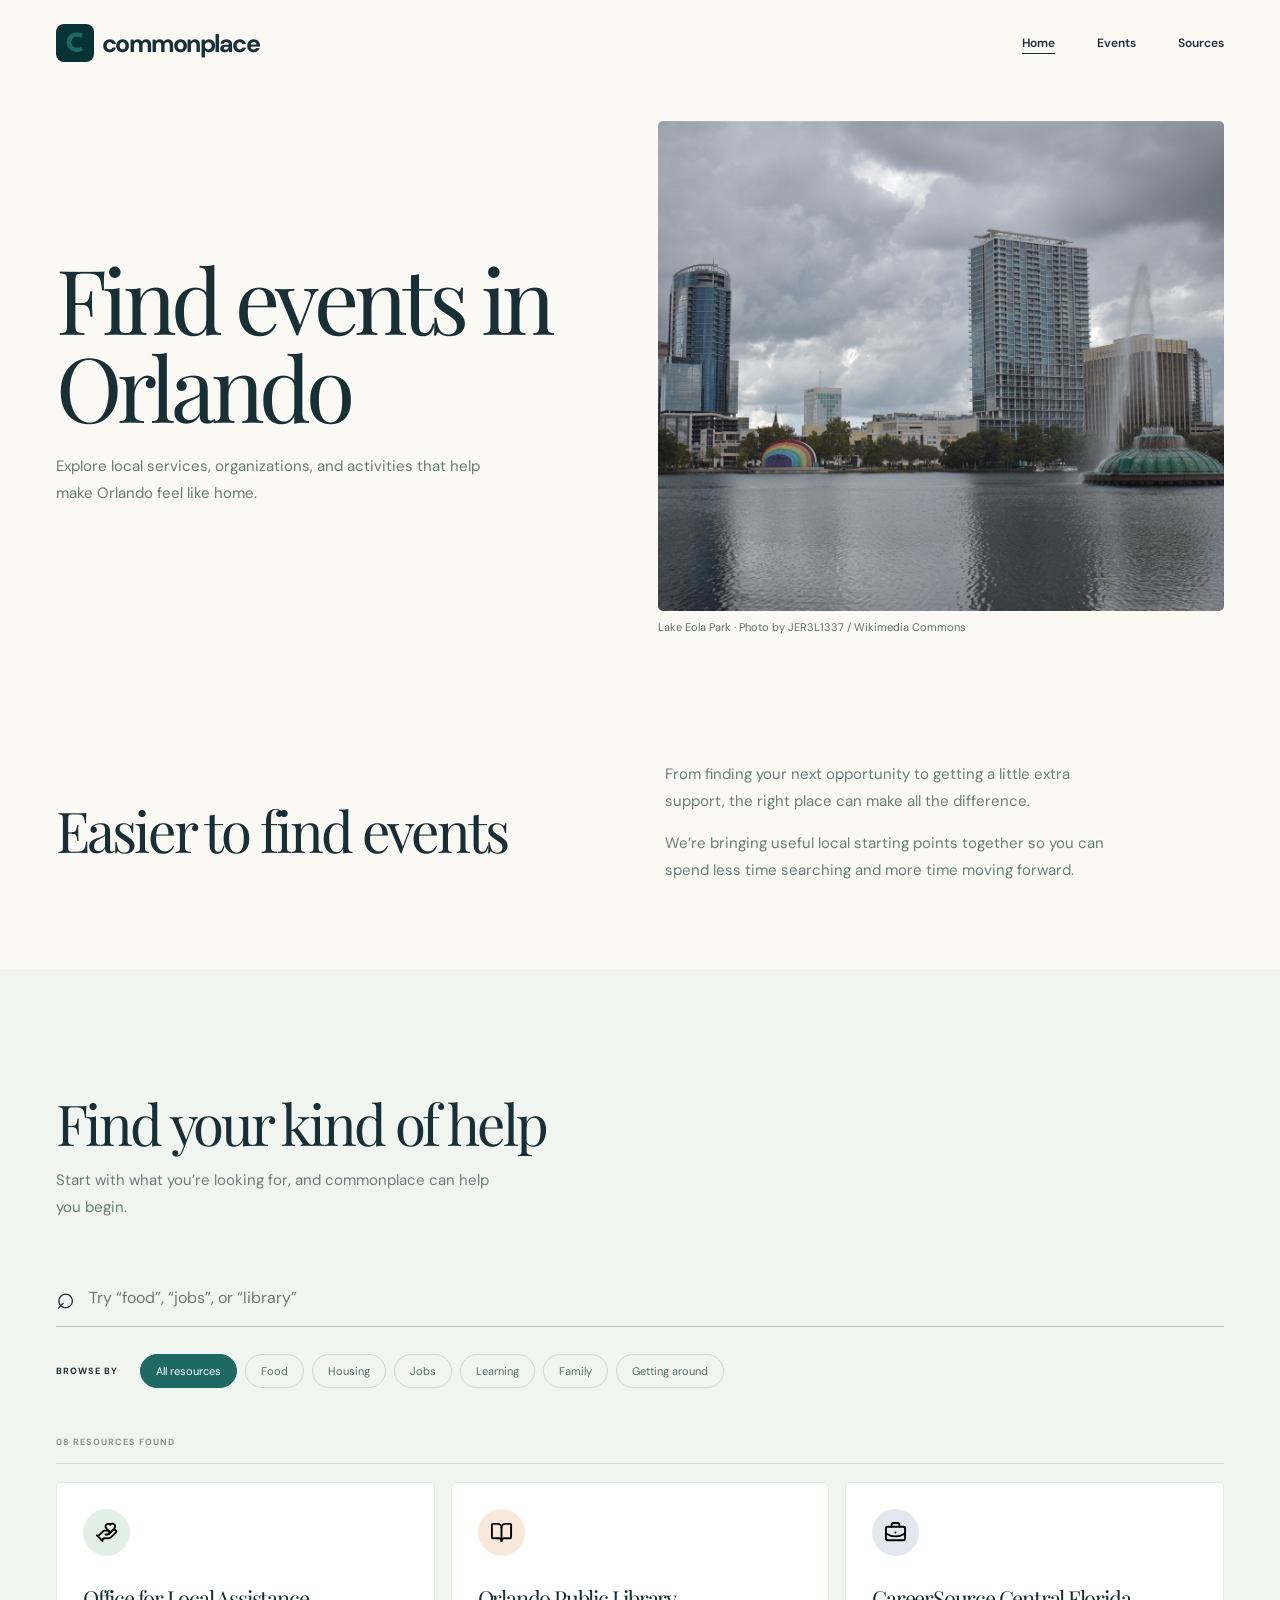
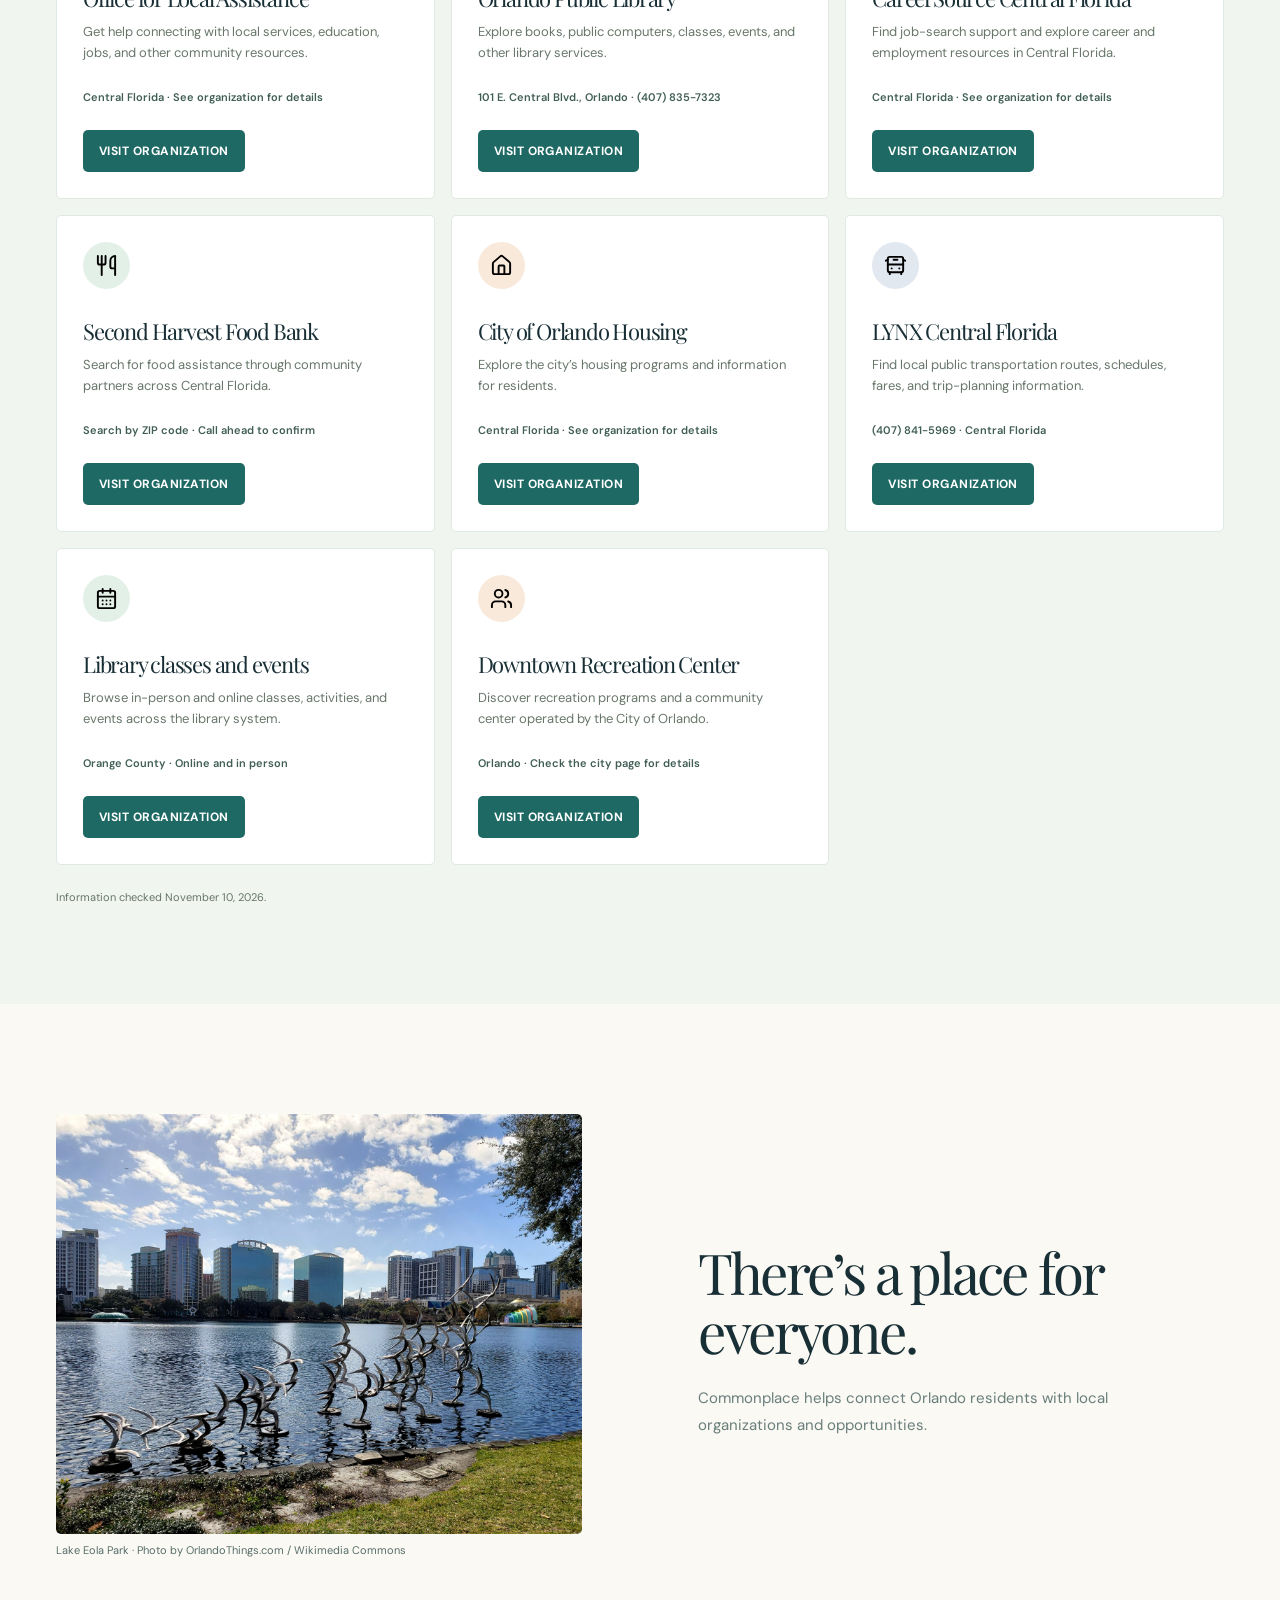
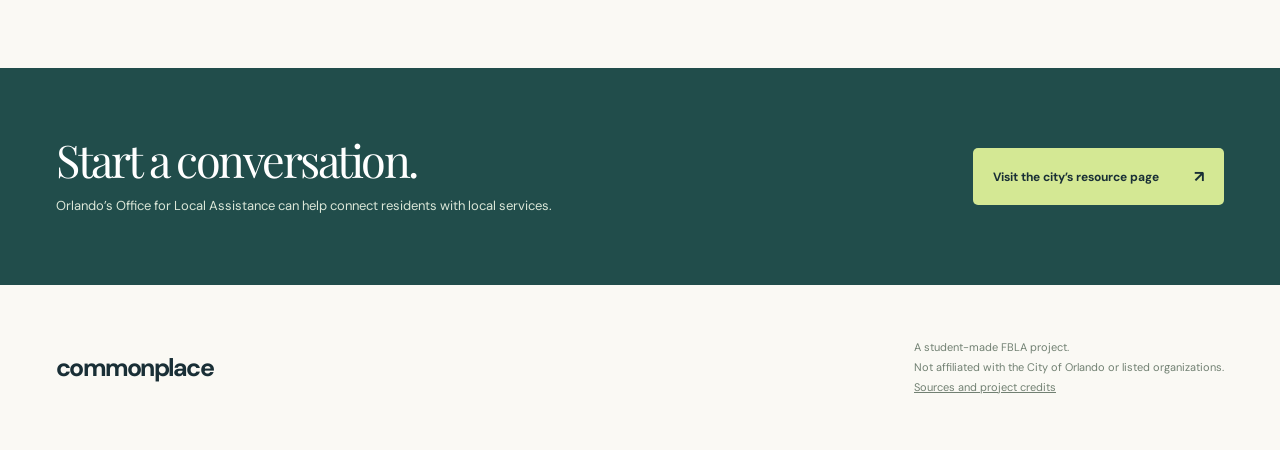
<file: index.html>
<!doctype html>
<html lang="en">
<head>
  <meta charset="utf-8">
  <meta name="viewport" content="width=device-width, initial-scale=1">
  <meta name="description" content="A student-made prototype for finding community resources around Orlando.">
  <title>Commonplace</title>
  <link rel="stylesheet" href="style.css">
  <link rel="stylesheet" href="redesign.css">
  <script src="script.js" defer></script>
</head>
<body>
  <a class="skip-link" href="#resources">Skip to resources</a>
  <header class="site-header wrap">
    <div class="brand"><img class="site-logo" src="logo.png" alt="">commonplace<span class="brand-dot">.</span></div>
    <nav class="page-nav" aria-label="Pages"><a href="index.html" aria-current="page">Home</a><a href="events.html">Events</a><a href="sources.html">Sources</a></nav>
  </header>
  <main id="home">
    <section class="hero wrap" aria-labelledby="hero-heading">
      <div class="hero-copy"><h1 id="hero-heading">Find events in Orlando</h1><p>Explore local services, organizations, and activities that help make Orlando feel like home.</p></div>
      <figure class="photo hero-photo"><img src="orlando-lake-web.jpg" alt="Lake Eola fountain and the downtown Orlando skyline"><figcaption>Lake Eola Park · Photo by JER3L1337 / Wikimedia Commons</figcaption></figure>
    </section>
    <section class="intro wrap" id="how-it-works"><div><h2>Easier to find events</h2></div><div class="intro-text"><p>From finding your next opportunity to getting a little extra support, the right place can make all the difference.</p><p>We’re bringing useful local starting points together so you can spend less time searching and more time moving forward.</p></div></section>
    <section class="directory" id="resources"><div class="wrap"><div class="section-top"><div><h2>Find your kind of help</h2><p>Start with what you’re looking for, and commonplace can help you begin.</p></div></div>
      <div class="search-row"><label class="search-box"><span aria-hidden="true">⌕</span><span class="sr-only">Search resources</span><input id="search" type="search" placeholder="Try “food”, “jobs”, or “library”"></label></div>
      <div class="filter-row"><span class="filter-label">BROWSE BY</span><div class="filters" role="group" aria-label="Filter resources by category"><button class="filter active" data-filter="All" aria-pressed="true">All resources</button><button class="filter" data-filter="Food" aria-pressed="false">Food</button><button class="filter" data-filter="Housing" aria-pressed="false">Housing</button><button class="filter" data-filter="Jobs" aria-pressed="false">Jobs</button><button class="filter" data-filter="Learning" aria-pressed="false">Learning</button><button class="filter" data-filter="Family" aria-pressed="false">Family</button><button class="filter" data-filter="Getting around" aria-pressed="false">Getting around</button></div></div>
      <div class="results-heading"><span id="results-count" aria-live="polite"></span></div><noscript><p>JavaScript is needed to search the directory. You can still find help through the <a href="https://www.orlando.gov/Our-Government/Departments-Offices/Executive-Offices/Communications-and-Neighborhood-Relations/Neighborhood-Relations/Office-For-Local-Assistance-OLA">City of Orlando’s Office for Local Assistance</a>.</p></noscript><div class="cards" id="cards"></div><div class="empty" id="empty" hidden><h3>No matches just yet.</h3><p>Try another search or choose a different category.</p><button class="text-link" id="clear-filters">CLEAR FILTERS ↗</button></div><p class="directory-note">Information checked November 10, 2026.</p>
    </div></section>
    <section class="community wrap" id="about"><figure class="photo community-photo"><img src="lake-eola-park-web.jpg" alt="A sunny afternoon at Lake Eola Park in downtown Orlando" loading="lazy"><figcaption>Lake Eola Park · Photo by OrlandoThings.com / Wikimedia Commons</figcaption></figure><div class="community-copy"><h2>There’s a place for everyone.</h2><p>Commonplace helps connect Orlando residents with local organizations and opportunities.</p></div></section>
    <section class="help-strip"><div class="wrap help-inner"><div><h2>Start a conversation.</h2><p>Orlando’s Office for Local Assistance can help connect residents with local services.</p></div><a class="button button-light" href="https://www.orlando.gov/Our-Government/Departments-Offices/Executive-Offices/Communications-and-Neighborhood-Relations/Neighborhood-Relations/Office-For-Local-Assistance-OLA" target="_blank" rel="noopener noreferrer">Visit the city’s resource page <span>↗</span></a></div></section>
  </main>
  <footer class="wrap"><div class="brand">commonplace<span class="brand-dot">.</span></div><p>A student-made FBLA project.<br>Not affiliated with the City of Orlando or listed organizations.<br><a href="sources.html">Sources and project credits</a></p></footer>
</body>
</html>
</file>
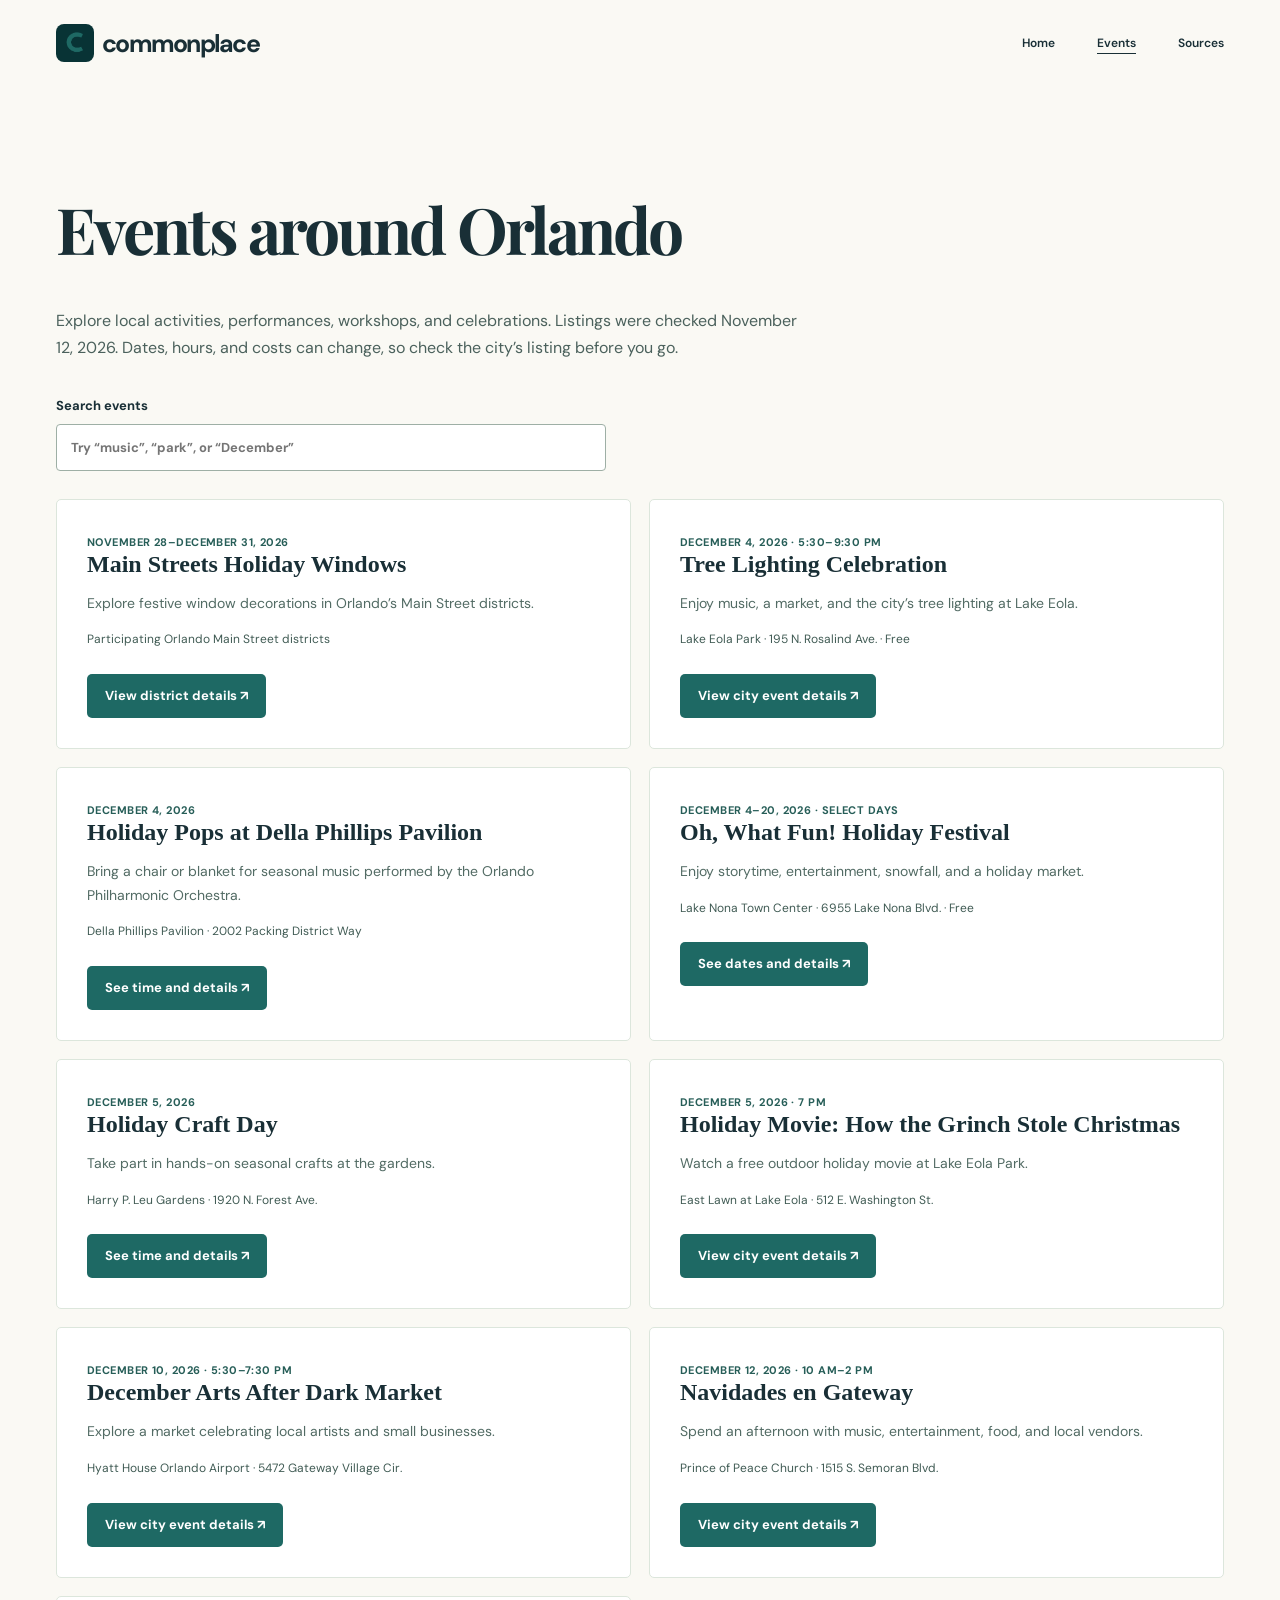
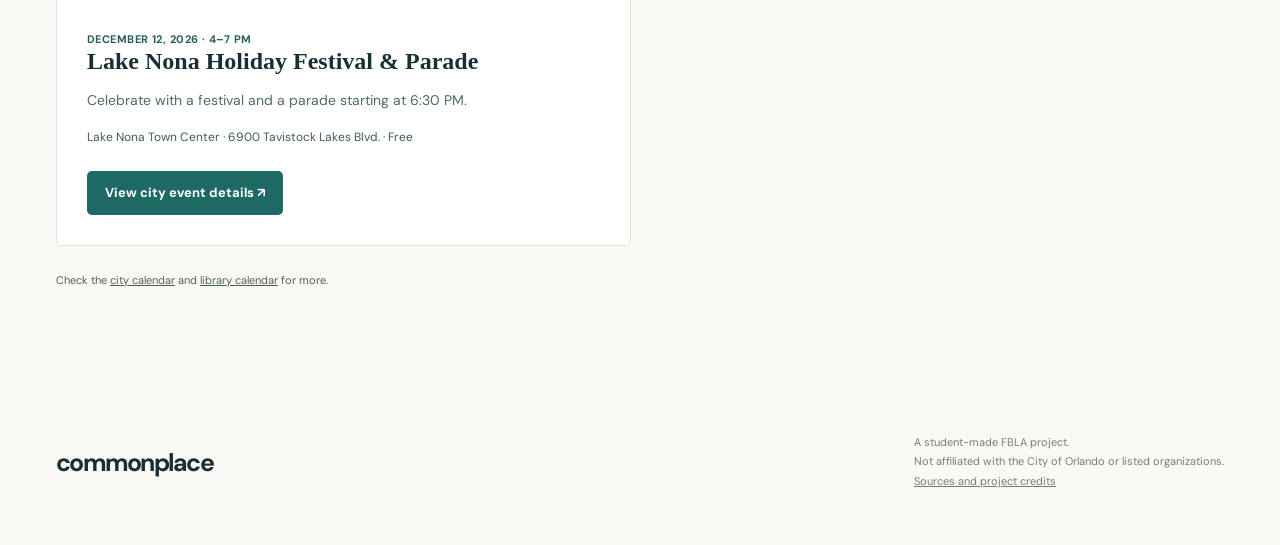
<file: events.html>
<!doctype html>
<html lang="en">
<head>
  <meta charset="utf-8">
  <meta name="viewport" content="width=device-width, initial-scale=1">
  <meta name="description" content="Discover upcoming community events in Orlando.">
  <title>Commonplace</title>
  <link rel="stylesheet" href="style.css">
  <link rel="stylesheet" href="redesign.css">
  <script src="events.js" defer></script>
</head>
<body>
  <a class="skip-link" href="#events-content">Skip to events</a>
  <header class="site-header wrap"><a class="brand" href="index.html"><img class="site-logo" src="logo.png" alt="">commonplace</a><nav class="page-nav" aria-label="Pages"><a href="index.html">Home</a><a href="events.html" aria-current="page">Events</a><a href="sources.html">Sources</a></nav></header>
  <main class="wrap event-page" id="events-content">
    <h1>Events around Orlando</h1>
    <p>Explore local activities, performances, workshops, and celebrations. Listings were checked November 12, 2026. Dates, hours, and costs can change, so check the city’s listing before you go.</p>
    <label class="event-search">Search events <input id="event-search" type="search" placeholder="Try “music”, “park”, or “December”"></label>
    <div class="activity-grid event-grid" id="event-list">
      <article data-event-date="2026-11-19"><span class="event-date">NOVEMBER 19, 2026 · 6–9 PM</span><h3>Deck the District on Church</h3><p>A downtown celebration with music, holiday activities, and a tree lighting.</p><p class="event-location">Church Street Plaza · 54 W. Church St.</p><a href="https://www.orlando.gov/Events/Deck-the-District-on-Church">View city event details ↗</a></article>
      <article data-event-date="2026-11-20"><span class="event-date">NOVEMBER 20, 2026</span><h3>Happy Holidays Sign Lighting</h3><p>The community gathers for the annual lighting of the historic holiday sign.</p><p class="event-location">Historic OUC Building · 1111 N. Orange Ave.</p><a href="https://www.orlando.gov/Events/2026-City-of-Orlando-Holiday-Happenings">See time and details ↗</a></article>
      <article data-event-date="2026-11-20"><span class="event-date">BEGINS NOVEMBER 20, 2026</span><h3>Holidays at Leu Gardens</h3><p>Discover seasonal activities at the gardens.</p><p class="event-location">Harry P. Leu Gardens · 1920 N. Forest Ave.</p><a href="https://www.orlando.gov/Events/2026-City-of-Orlando-Holiday-Happenings">See schedule and details ↗</a></article>
      <article data-event-date="2026-11-20"><span class="event-date">BEGINS NOVEMBER 20, 2026</span><h3>Dazzling Nights</h3><p>Explore a holiday light experience at Leu Gardens.</p><p class="event-location">Harry P. Leu Gardens · 1920 N. Forest Ave.</p><a href="https://www.orlando.gov/Events/2026-City-of-Orlando-Holiday-Happenings">See schedule and details ↗</a></article>
      <article data-event-date="2026-11-21"><span class="event-date">NOVEMBER 21, 2026</span><h3>Jingle Eve</h3><p>Join Ivanhoe Village for a neighborhood holiday celebration.</p><p class="event-location">Gaston Edwards Park · 1236 N. Orange Ave.</p><a href="https://www.orlando.gov/Events/2026-City-of-Orlando-Holiday-Happenings">See time and details ↗</a></article>
      <article data-event-date="2026-12-31"><span class="event-date">NOVEMBER 28–DECEMBER 31, 2026</span><h3>Main Streets Holiday Windows</h3><p>Explore festive window decorations in Orlando’s Main Street districts.</p><p class="event-location">Participating Orlando Main Street districts</p><a href="https://www.orlando.gov/Our-Government/Departments-Offices/Economic-Development/Business-Development/Orlando-Main-Streets/Main-Street-Events">View district details ↗</a></article>
      <article data-event-date="2026-11-28"><span class="event-date">NOVEMBER 28, 2026</span><h3>Small Business Saturday &amp; Merry Mobile</h3><p>Visit a mini market featuring local businesses in Curry Ford West.</p><p class="event-location">Hourglass Brewing · 2500 Curry Ford Rd.</p><a href="https://www.orlando.gov/Events/2026-City-of-Orlando-Holiday-Happenings">See time and details ↗</a></article>
      <article data-event-date="2026-12-04"><span class="event-date">DECEMBER 4, 2026 · 5:30–9:30 PM</span><h3>Tree Lighting Celebration</h3><p>Enjoy music, a market, and the city’s tree lighting at Lake Eola.</p><p class="event-location">Lake Eola Park · 195 N. Rosalind Ave. · Free</p><a href="https://www.orlando.gov/Events/2026-Tree-Lighting-Celebration">View city event details ↗</a></article>
      <article data-event-date="2026-12-04"><span class="event-date">DECEMBER 4, 2026</span><h3>Holiday Pops at Della Phillips Pavilion</h3><p>Bring a chair or blanket for seasonal music performed by the Orlando Philharmonic Orchestra.</p><p class="event-location">Della Phillips Pavilion · 2002 Packing District Way</p><a href="https://www.orlando.gov/Events/2026-City-of-Orlando-Holiday-Happenings">See time and details ↗</a></article>
      <article data-event-date="2026-12-20"><span class="event-date">DECEMBER 4–20, 2026 · SELECT DAYS</span><h3>Oh, What Fun! Holiday Festival</h3><p>Enjoy storytime, entertainment, snowfall, and a holiday market.</p><p class="event-location">Lake Nona Town Center · 6955 Lake Nona Blvd. · Free</p><a href="https://www.orlando.gov/Events/Oh-What-Fun-Holiday-Festival">See dates and details ↗</a></article>
      <article data-event-date="2026-12-05"><span class="event-date">DECEMBER 5, 2026</span><h3>Holiday Craft Day</h3><p>Take part in hands-on seasonal crafts at the gardens.</p><p class="event-location">Harry P. Leu Gardens · 1920 N. Forest Ave.</p><a href="https://www.orlando.gov/Events/2026-City-of-Orlando-Holiday-Happenings">See time and details ↗</a></article>
      <article data-event-date="2026-12-05"><span class="event-date">DECEMBER 5, 2026 · 7 PM</span><h3>Holiday Movie: How the Grinch Stole Christmas</h3><p>Watch a free outdoor holiday movie at Lake Eola Park.</p><p class="event-location">East Lawn at Lake Eola · 512 E. Washington St.</p><a href="https://www.orlando.gov/Events/2026-City-of-Orlando-Holiday-Happenings">View city event details ↗</a></article>
      <article data-event-date="2026-12-10"><span class="event-date">DECEMBER 10, 2026 · 5:30–7:30 PM</span><h3>December Arts After Dark Market</h3><p>Explore a market celebrating local artists and small businesses.</p><p class="event-location">Hyatt House Orlando Airport · 5472 Gateway Village Cir.</p><a href="https://www.orlando.gov/Our-Government/Departments-Offices/Economic-Development/Business-Development/Orlando-Main-Streets/Main-Street-Events">View city event details ↗</a></article>
      <article data-event-date="2026-12-12"><span class="event-date">DECEMBER 12, 2026 · 10 AM–2 PM</span><h3>Navidades en Gateway</h3><p>Spend an afternoon with music, entertainment, food, and local vendors.</p><p class="event-location">Prince of Peace Church · 1515 S. Semoran Blvd.</p><a href="https://www.orlando.gov/Our-Government/Departments-Offices/Economic-Development/Business-Development/Orlando-Main-Streets/Main-Street-Events">View city event details ↗</a></article>
      <article data-event-date="2026-12-12"><span class="event-date">DECEMBER 12, 2026 · 4–7 PM</span><h3>Lake Nona Holiday Festival &amp; Parade</h3><p>Celebrate with a festival and a parade starting at 6:30 PM.</p><p class="event-location">Lake Nona Town Center · 6900 Tavistock Lakes Blvd. · Free</p><a href="https://www.orlando.gov/Events/Lake-Nona-Holiday-Festival-Parade">View city event details ↗</a></article>
    </div>
    <p id="no-events" hidden>No upcoming events match your search. Try another search or check the <a href="https://www.orlando.gov/Events">city calendar</a>.</p>
    <p class="directory-note">Check the <a href="https://www.orlando.gov/Events">city calendar</a> and <a href="https://ocls.org/calendar/">library calendar</a> for more.</p>
  </main>
  <footer class="wrap"><div class="brand">commonplace</div><p>A student-made FBLA project.<br>Not affiliated with the City of Orlando or listed organizations.<br><a href="sources.html">Sources and project credits</a></p></footer>
</body>
</html>
</file>
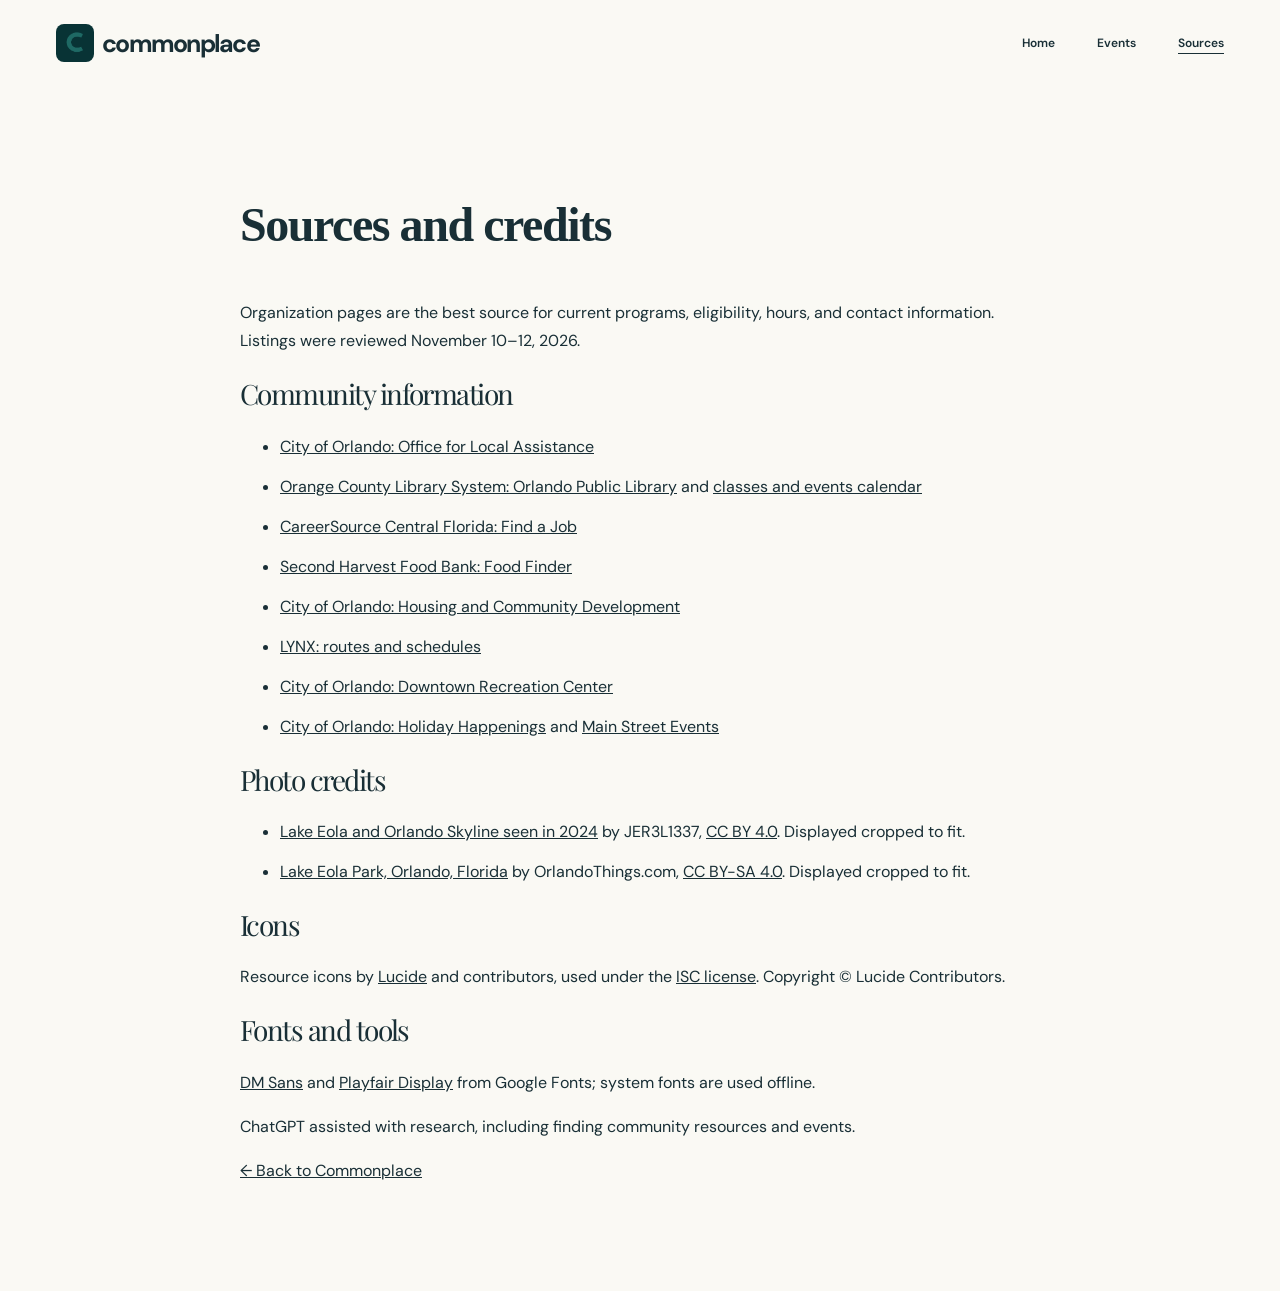
<file: sources.html>
<!doctype html>
<html lang="en">
<head><meta charset="utf-8"><meta name="viewport" content="width=device-width, initial-scale=1"><title>Commonplace</title><link rel="stylesheet" href="style.css"><link rel="stylesheet" href="redesign.css"></head>
<body><a class="skip-link" href="#content">Skip to content</a><header class="site-header wrap"><a class="brand" href="index.html"><img class="site-logo" src="logo.png" alt="">commonplace<span class="brand-dot">.</span></a><nav class="page-nav" aria-label="Pages"><a href="index.html">Home</a><a href="events.html">Events</a><a href="sources.html" aria-current="page">Sources</a></nav></header><main id="content" class="wrap sources-content"><h1>Sources and credits</h1><p>Organization pages are the best source for current programs, eligibility, hours, and contact information. Listings were reviewed November 10–12, 2026.</p><h2>Community information</h2><ul><li><a href="https://www.orlando.gov/Our-Government/Departments-Offices/Executive-Offices/Communications-and-Neighborhood-Relations/Neighborhood-Relations/Office-For-Local-Assistance-OLA">City of Orlando: Office for Local Assistance</a></li><li><a href="https://ocls.org/locations-hours/orlando-public-library/">Orange County Library System: Orlando Public Library</a> and <a href="https://ocls.org/calendar/">classes and events calendar</a></li><li><a href="https://careersourcecentralflorida.com/find-a-job/">CareerSource Central Florida: Find a Job</a></li><li><a href="https://feedhopenow.org/find-help/food-finder/">Second Harvest Food Bank: Food Finder</a></li><li><a href="https://www.orlando.gov/Our-Government/Departments-Offices/Housing-and-Community-Development">City of Orlando: Housing and Community Development</a></li><li><a href="https://www.golynx.com/">LYNX: routes and schedules</a></li><li><a href="https://www.orlando.gov/Parks-the-Environment/Directory/Downtown-Recreation-Center">City of Orlando: Downtown Recreation Center</a></li><li><a href="https://www.orlando.gov/Events/2026-City-of-Orlando-Holiday-Happenings">City of Orlando: Holiday Happenings</a> and <a href="https://www.orlando.gov/Our-Government/Departments-Offices/Economic-Development/Business-Development/Orlando-Main-Streets/Main-Street-Events">Main Street Events</a></li></ul><h2>Photo credits</h2><ul><li><a href="https://commons.wikimedia.org/wiki/File:Lake_Eola_and_Orlando_Skyline_seen_in_2024.jpg">Lake Eola and Orlando Skyline seen in 2024</a> by JER3L1337, <a href="https://creativecommons.org/licenses/by/4.0/">CC BY 4.0</a>. Displayed cropped to fit.</li><li><a href="https://commons.wikimedia.org/wiki/File:Lake-eola-park-orlando-florida.jpg">Lake Eola Park, Orlando, Florida</a> by OrlandoThings.com, <a href="https://creativecommons.org/licenses/by-sa/4.0/">CC BY-SA 4.0</a>. Displayed cropped to fit.</li></ul><h2>Icons</h2><p>Resource icons by <a href="https://lucide.dev/">Lucide</a> and contributors, used under the <a href="icons/LICENSE.txt">ISC license</a>. Copyright © Lucide Contributors.</p><h2>Fonts and tools</h2><p><a href="https://fonts.google.com/specimen/DM+Sans">DM Sans</a> and <a href="https://fonts.google.com/specimen/Playfair+Display">Playfair Display</a> from Google Fonts; system fonts are used offline.</p><p>ChatGPT assisted with research, including finding community resources and events.</p><p><a href="index.html">← Back to Commonplace</a></p></main></body></html>
</file>
<file: style.css>
@import url('https://fonts.googleapis.com/css2?family=DM+Sans:wght@400;500;600;700&family=DM+Serif+Display:ital@0;1&display=swap');
:root{--ink:#26382e;--cream:#f7f5ec;--paper:#fffef8;--lime:#d8e990;--green:#365b43;--line:#d6dbca;--orange:#ed9e60}*{box-sizing:border-box}html{scroll-behavior:smooth}body{margin:0;background:var(--cream);color:var(--ink);font-family:'DM Sans',Arial,sans-serif}a{color:inherit}button,input{font:inherit}button:focus-visible,a:focus-visible,input:focus-visible{outline:3px solid #ba5c28;outline-offset:3px}.wrap{width:min(1370px,calc(100% - 112px));margin:auto}.announcement{height:31px;background:#344e39;color:#f8fae8;padding:0 56px;display:flex;align-items:center;justify-content:space-between;font-size:9px;font-weight:700;letter-spacing:.12em}.site-header{height:100px;display:flex;align-items:center;justify-content:space-between}.brand{display:flex;gap:8px;align-items:center;text-decoration:none;font-size:19px;font-weight:700;line-height:.83;letter-spacing:-.07em}.brand-mark{font-size:36px;line-height:1}.brand-dot{color:#d1844d}.site-header nav{display:flex;gap:42px;align-items:center}.site-header nav a{text-decoration:none;font-size:12px;font-weight:600}.site-header nav a:hover,.text-link:hover{text-decoration:underline}.header-button,.button{display:inline-flex;align-items:center;justify-content:space-between;gap:35px;text-decoration:none;font-size:12px;font-weight:700}.header-button{border:1px solid var(--ink);padding:15px 18px}.header-button span,.button span{font-size:16px}.hero{display:grid;grid-template-columns:1fr 1fr;min-height:540px;padding-bottom:56px}.hero-copy{padding:58px 45px 0 0}.eyebrow{font-size:10px;font-weight:700;letter-spacing:.13em}.eyebrow-dot{display:inline-block;width:8px;height:8px;background:#e4925d;border-radius:50%;margin-right:8px}.hero h1,h2{font-family:'DM Serif Display',Georgia,serif;font-weight:400;letter-spacing:-.045em}.hero h1{font-size:clamp(60px,6.2vw,98px);line-height:.98;margin:26px 0}.hero h1 em,h2 em{font-weight:400;color:#65835e}.hero-copy>p,.intro-text p,.section-top p,.community-copy p{font-size:15px;line-height:1.8;color:#637266;max-width:440px}.hero-copy>p{margin-bottom:27px}.button{padding:18px 20px;min-width:205px}.button-dark{background:var(--ink);color:#fff}.button:hover,.header-button:hover{filter:brightness(1.15)}.hero-foot{display:flex;align-items:center;gap:12px;margin-top:48px;font-size:9px;line-height:1.5;font-weight:700;letter-spacing:.1em}.little-star{font-size:31px;color:#7b976a}.hero-art{background:#d6e6bd;position:relative;overflow:hidden;min-height:490px}.sun{position:absolute;font-size:91px;color:#f5b16a;top:22px;right:55px}.art-label{position:absolute;top:35px;left:37px;font-size:10px;line-height:1.5;letter-spacing:.12em;font-weight:700}.art-label span{margin-left:22px}.cloud{position:absolute;width:105px;height:19px;background:#eff4de;border-radius:50px}.cloud:before,.cloud:after{content:'';position:absolute;background:inherit;border-radius:50%}.cloud:before{width:42px;height:42px;bottom:0;left:18px}.cloud:after{width:32px;height:32px;bottom:0;left:52px}.cloud-one{top:150px;left:15%}.cloud-two{top:205px;right:12%;transform:scale(.7)}.hill{position:absolute;width:140%;height:260px;border-radius:50% 50% 0 0;bottom:-70px}.hill-back{left:-45%;background:#a8c590;transform:rotate(8deg)}.hill-front{right:-40%;background:#85ad77;transform:rotate(-7deg)}.building{position:absolute;bottom:73px;border:3px solid #375c42}.building-one{left:25%;width:130px;height:155px;background:#f9e2bf}.building-two{left:51%;width:148px;height:188px;background:#f6f0db}.roof{position:absolute;width:112%;height:18px;top:-19px;left:-6%;background:#d17d55;border:3px solid #375c42}.building-two .roof{background:#5e8060}.windows{color:#375c42;font-size:40px;line-height:1.05;text-align:center;letter-spacing:6px}.door{position:absolute;width:28px;height:50px;background:#db9b73;border:3px solid #375c42;bottom:0;left:calc(50% - 14px)}.tree{position:absolute;bottom:65px;width:15px;height:95px;background:#547a52}.tree:before{content:'';position:absolute;width:74px;height:78px;bottom:42px;left:-29px;background:#527e58;border-radius:48%}.tree-one{left:11%}.tree-two{right:12%;transform:scale(1.2)}.art-bottom{position:absolute;bottom:18px;left:26px;right:26px;font-size:9px;font-weight:700;letter-spacing:.12em}.art-bottom span{padding:0 8px}.ticker{background:var(--lime);overflow:hidden;padding:20px 0;font-size:12px;letter-spacing:.16em;font-weight:700;white-space:nowrap;text-align:center}.ticker span{padding:0 30px;color:#6c8b55}.intro{padding:125px 0;display:grid;grid-template-columns:1fr 1fr 170px;gap:50px;align-items:center}h2{font-size:clamp(46px,4.5vw,68px);line-height:1.05;margin:24px 0}.intro-text p:first-child{margin-top:0}.text-link{display:inline-block;margin-top:16px;text-decoration:none;font-size:10px;letter-spacing:.1em;font-weight:700}.text-link span{margin-left:24px}.intro-stamp{width:135px;height:135px;border:1px solid #869b74;border-radius:50%;display:flex;align-items:center;justify-content:center;text-align:center;line-height:1.05;font-size:15px;letter-spacing:.13em;font-weight:700;transform:rotate(12deg);position:relative}.intro-stamp span{position:absolute;bottom:12px;font-size:20px}.directory{background:#e9eedf;padding:105px 0}.section-top{display:flex;align-items:end;justify-content:space-between}.section-top h2{margin-bottom:12px}.section-top p{margin-bottom:0}.section-number{font-size:10px;letter-spacing:.12em;font-weight:700}.search-row{display:flex;align-items:center;justify-content:space-between;margin-top:48px;border-bottom:1px solid #96a895}.search-box{display:flex;align-items:center;gap:14px;width:min(100%,550px);font-size:32px}.search-box input{border:0;background:transparent;width:100%;padding:18px 0;color:var(--ink);outline:none;font-size:16px}.search-box input:focus-visible{outline:2px solid #ba5c28}.search-hint,.filter-label,.results-heading{font-size:9px;font-weight:700;letter-spacing:.11em}.filter-row{display:flex;align-items:center;gap:22px;padding:27px 0 48px}.filters{display:flex;gap:8px;flex-wrap:wrap}.filter{background:transparent;color:var(--ink);border:1px solid #aab9a5;border-radius:25px;padding:9px 15px;font-size:11px;cursor:pointer}.filter.active,.filter:hover{background:var(--ink);color:white;border-color:var(--ink)}.results-heading{display:flex;justify-content:space-between;border-bottom:1px solid #becab7;padding-bottom:15px}.cards{display:grid;grid-template-columns:repeat(3,1fr);gap:18px;margin-top:18px}.card{background:var(--paper);padding:26px;min-height:260px;display:flex;flex-direction:column;transition:transform .18s}.card:hover{transform:translateY(-4px)}.card-top{display:flex;justify-content:space-between;align-items:center}.card-icon{width:47px;height:47px;border-radius:50%;display:grid;place-items:center;background:#e7efda;font-size:22px}.card:nth-child(3n+2) .card-icon{background:#f8e2cc}.card:nth-child(3n) .card-icon{background:#e2e8f0}.card-category{font-size:9px;letter-spacing:.11em;font-weight:700}.card h3{font-family:'DM Serif Display',Georgia,serif;font-size:23px;letter-spacing:-.02em;font-weight:400;margin:27px 0 8px}.card p{font-size:13px;line-height:1.65;color:#68776a;margin:0 0 24px}.card a{font-size:10px;letter-spacing:.08em;text-decoration:none;font-weight:700;margin-top:auto;display:flex;justify-content:space-between;border-top:1px solid #e0e5d9;padding-top:16px}.card a:hover{text-decoration:underline}.empty{text-align:center;padding:60px}.empty h3{font-family:Georgia,serif;font-size:28px}.empty button{border:0;background:none;cursor:pointer}.directory-note{font-size:11px;color:#667668;margin:25px 0 0}.community{display:grid;grid-template-columns:1fr 1fr;gap:11%;padding:120px 0}.community-art{min-height:450px;background:#e7a271;color:#304936;padding:42px;display:flex;flex-direction:column;justify-content:center;position:relative;overflow:hidden}.community-art>span{font-family:'DM Serif Display',Georgia,serif;font-size:clamp(40px,4.2vw,64px);line-height:.92;letter-spacing:-.05em;z-index:1}.community-sun{position:absolute;right:-35px;top:-90px;font-size:290px;color:#f3c197}.period{color:#f7e9c9}.community-small{position:absolute;bottom:25px;left:42px;right:42px;font-size:9px;font-weight:700;letter-spacing:.13em}.community-small span{float:right}.community-copy{align-self:center}.community-copy .button{margin-top:16px}.signature{border-top:1px solid var(--line);margin-top:53px;padding-top:20px;font-size:9px;letter-spacing:.12em;font-weight:700}.signature span{float:right;font-size:24px}.help-strip{background:#365a42;color:white;padding:55px 0}.help-inner{display:flex;justify-content:space-between;align-items:center;gap:30px}.help-inner h2{font-size:45px;margin:13px 0}.help-inner p{font-size:13px;line-height:1.6;color:#dbe7d8}.button-light{background:var(--lime);color:var(--ink)}footer{min-height:180px;display:flex;align-items:center;justify-content:space-between;gap:30px}footer p{font-size:11px;color:#718072;line-height:1.8}footer>div{text-align:right;font-size:9px;line-height:2.5;font-weight:700;letter-spacing:.1em}footer>div span{font-size:18px}footer>div a{text-decoration:none}.sr-only{position:absolute;width:1px;height:1px;padding:0;margin:-1px;overflow:hidden;clip:rect(0,0,0,0);white-space:nowrap;border:0}@media(max-width:850px){.wrap{width:calc(100% - 48px)}.announcement{padding:0 24px}.site-header{height:84px}.site-header nav{gap:16px}.site-header nav a{font-size:11px}.hero{grid-template-columns:1fr 1fr;min-height:0}.hero-copy{padding:35px 24px 0 0}.hero h1{font-size:clamp(50px,7vw,72px)}.hero-art{min-height:430px}.intro{grid-template-columns:1fr 1fr;padding:80px 0}.intro-stamp{display:none}.cards{grid-template-columns:repeat(2,1fr)}.community{gap:5%;padding:80px 0}.community-art{min-height:400px}.search-hint{display:none}}@media(max-width:600px){.announcement{font-size:8px}.site-header nav{display:none}.site-header{height:75px}.brand{font-size:17px}.header-button{padding:12px;font-size:11px}.hero{grid-template-columns:1fr;padding-bottom:24px}.hero-copy{padding:30px 0 28px}.hero h1{font-size:64px}.hero-foot{margin-top:28px}.hero-art{min-height:370px}.building-one{left:22%}.intro{grid-template-columns:1fr;gap:10px;padding:76px 0}.intro h2,.section-top h2,.community h2{font-size:48px}.directory{padding:76px 0}.section-number{display:none}.search-row{margin-top:28px}.filter-row{display:block;padding-bottom:35px}.filter-label{display:block;margin-bottom:12px}.cards{grid-template-columns:1fr}.card{min-height:225px}.results-heading span:last-child{display:none}.community{grid-template-columns:1fr;gap:50px;padding:76px 0}.community-art{min-height:380px}.community-art>span{font-size:48px}.help-inner{align-items:flex-start;flex-direction:column}.help-inner h2{font-size:40px}footer{padding:45px 0;align-items:flex-start;flex-direction:column}footer>div{text-align:left}}
</file>
<file: redesign.css>
@import url('https://fonts.googleapis.com/css2?family=DM+Sans:wght@400;500;600;700&family=Playfair+Display:ital,wght@0,600;1,600&display=swap');
:root{--ink:#192f36;--cream:#faf9f4;--paper:#fff;--lime:#d3e789;--green:#266f6a;--line:#dce6dc}body{font-family:'DM Sans',Arial,sans-serif}.wrap{width:min(1320px,calc(100% - 112px))}.announcement{height:31px;background:#193e40;color:#e2efde}.site-header{height:86px}.brand{font-size:25px;letter-spacing:-.07em;line-height:1}.brand-mark{font-size:38px;color:#288078}.brand-dot{color:#df8c61}.site-header nav a{font-size:12px}.header-button{border-radius:30px;border-color:#b7c6be;padding:13px 18px}.hero{gap:35px;min-height:645px;padding-top:30px;padding-bottom:35px}.hero-copy{padding-top:55px}.hero h1,h2,.card h3{font-family:'Playfair Display',Georgia,serif;letter-spacing:-.055em}.hero h1{font-size:clamp(72px,7vw,108px);line-height:.98;margin:32px 0 23px}.hero h1 em,h2 em{color:#24847b}.hero h1 .title-dot{color:#e79460}.eyebrow{font-size:9px;color:#587774}.hero-divider{padding:0 8px;color:#a5b7ad}.eyebrow-dot{background:#e99c68}.hero-copy>p{font-size:15px;color:#667a7a;max-width:410px}.button{border-radius:5px}.button-dark{background:#192f36}.button-dark:hover{background:#246c68}.hero-secondary{display:inline-block;font-size:12px;font-weight:700;text-decoration:none;margin-left:28px}.hero-secondary:hover{text-decoration:underline}.hero-foot{gap:80px;margin-top:67px;color:#8b9993;font-size:9px}.hero-art{min-height:565px;background:#c7e3d7;border-radius:6px}.art-label{top:27px;left:27px;right:27px;display:flex;justify-content:space-between;font-size:9px}.art-label span{margin:0}.sun{width:41%;aspect-ratio:1;border-radius:50%;background:#f8bb74;top:14%;right:17%;z-index:1}.sun-halo{position:absolute;width:55%;aspect-ratio:1;border-radius:50%;border:1px solid rgba(255,255,255,.65);top:7%;right:10%}.hill{width:150%;height:75%;border-radius:50% 50% 0 0;transform:rotate(-14deg)}.hill-back{background:#82b7ac;bottom:-22%;left:-38%;z-index:2}.hill-front{background:#347e7d;bottom:-40%;right:-41%;z-index:3}.lake-front{position:absolute;width:150%;height:75%;border-radius:50% 50% 0 0;transform:rotate(-14deg);background:#174e57;bottom:-56%;left:-27%;z-index:4}.art-message{position:absolute;z-index:5;top:39%;left:11%;color:white;font-family:'Playfair Display',Georgia,serif;font-weight:600;font-size:clamp(35px,4vw,61px);line-height:.98;letter-spacing:-.04em}.art-message em{color:#d6eaad}.art-bottom{z-index:5;color:#e8f4e6;bottom:25px;font-size:9px}.art-bottom span{float:right;font-size:25px;padding:0}.ticker{background:#e6eee5;color:#4d6865;padding:0;white-space:normal;text-align:left}.ticker div{width:min(1320px,calc(100% - 112px));min-height:82px;margin:auto;display:flex;align-items:center;gap:32px}.ticker span{padding:0;color:#7a908a;font-size:9px;margin-right:auto;white-space:nowrap}.ticker a{font-size:11px;font-weight:700;letter-spacing:0;text-decoration:none;white-space:nowrap}.ticker a:hover{text-decoration:underline}.ticker a:last-child{color:#18766e}.intro{padding:95px 0}.intro-stamp{border-color:#9bbdb0;color:#36776e}.intro-text p,.section-top p,.community-copy p{color:#697e7b}.directory{background:#f1f5ef;padding:100px 0}.section-top h2,.intro h2,.community h2{font-size:clamp(45px,4.4vw,65px)}.search-row{border-color:#b8cbc0}.filter{border-color:#c8dcd0;color:#526e68}.filter.active,.filter:hover{background:#1e6964;border-color:#1e6964}.results-heading{border-color:#d1ded3;color:#82958d}.cards{gap:16px}.card{border:1px solid #e0eae2;border-radius:5px;min-height:255px}.card:hover{border-color:#9ac4af}.card h3{font-size:22px}.card-icon{background:#e3f0e7;color:#27796e}.card:nth-child(3n+2) .card-icon{background:#f9e9da}.card-category{color:#758d82}.card a{border-color:#edf2ec}.community{gap:10%;padding:110px 0}.community-art{background:#236d69;color:white;border-radius:5px;isolation:isolate}.community-art:before{content:'';position:absolute;width:360px;height:360px;border-radius:50%;background:#d1e59a;top:-110px;right:-45px;z-index:-1}.community-art:after{content:'';position:absolute;width:250px;height:250px;background:#eea570;transform:rotate(38deg);bottom:-155px;left:-60px;z-index:-1}.community-art>span{font-family:'Playfair Display',Georgia,serif;font-size:clamp(36px,3.5vw,55px)}.community-sun{display:none}.community-small{color:#e5f3de}.signature{border-color:#dbe8de}.help-strip{background:#214d4b}.button-light{background:#d4e894}footer{min-height:165px}.brand-mark{line-height:1}.sr-only{position:absolute}@media(max-width:1000px){.wrap,.ticker div{width:calc(100% - 64px)}.ticker div{flex-wrap:wrap;padding:20px 0;gap:18px}.ticker span{width:100%}.hero{gap:22px}.hero h1{font-size:clamp(64px,8vw,90px)}.hero-art{min-height:510px}.hero-foot{gap:30px}}@media(max-width:600px){.wrap,.ticker div{width:calc(100% - 40px)}.site-header{height:74px}.brand{font-size:21px}.brand-mark{font-size:30px}.hero{gap:25px;padding-top:0}.hero-copy{padding:45px 0 0}.hero h1{font-size:clamp(65px,13vw,88px);margin:25px 0}.hero-foot{margin-top:38px}.hero-art{min-height:390px}.art-message{font-size:43px}.ticker div{gap:16px 22px}.ticker a{font-size:10px}.intro{padding:75px 0}.directory{padding:75px 0}.community{padding:75px 0}.community-art{min-height:350px}.community-art>span{font-size:42px}.hero-secondary{margin-left:15px}}
:root{scroll-padding-top:20px}
@media (max-width:850px){.site-header nav{display:none}}
.event-grid article[hidden],#events-empty[hidden]{display:none}.event-date{font-size:11px;font-weight:700;color:#275e58;letter-spacing:.04em}.activity-grid .event-location{font-size:12px;color:#405b54}.event-grid+.activity-grid{margin-top:18px}
.skip-link{position:absolute;top:-100px;left:12px;z-index:100;background:#192f36;color:#fff;padding:12px}.skip-link:focus{top:12px}.resource-detail{font-size:11px!important;color:#405e56!important;font-weight:600}.activities{padding-top:90px;padding-bottom:90px}.activity-grid{display:grid;grid-template-columns:repeat(2,1fr);gap:18px;margin-top:35px}.activity-grid article{background:#fff;border:1px solid #dce6dc;border-radius:5px;padding:30px}.activity-number{font-size:10px;letter-spacing:.1em;color:#286e65;font-weight:700}.activity-grid h3{font-family:Georgia,serif;font-size:24px;margin:20px 0 10px}.activity-grid p{font-size:14px;line-height:1.7;color:#526b64}.activity-grid a{display:inline-block;margin-top:12px;font-size:12px;font-weight:700}.sources-content{max-width:800px;padding:65px 0 90px;line-height:1.75}.sources-content h1{font-family:Georgia,serif;font-size:48px;letter-spacing:-.03em}.sources-content h2{font-size:28px}.sources-content a{overflow-wrap:anywhere}.sources-content li{margin-bottom:12px}.empty[hidden]{display:none}html{scroll-padding-top:20px}@media(max-width:600px){.activity-grid{grid-template-columns:1fr}.activities{padding-top:65px;padding-bottom:65px}.sources-content h1{font-size:36px}}@media(prefers-reduced-motion:reduce){html{scroll-behavior:auto}*,*::before,*::after{transition-duration:.01ms!important;animation-duration:.01ms!important}}
.header-location{font-size:11px;font-weight:600;color:#526c68;letter-spacing:.05em}.hero{align-items:center;min-height:0;padding-top:35px;padding-bottom:55px}.hero-copy{padding-top:0}.hero-copy>p{max-width:430px}.photo{margin:0}.photo img{display:block;width:100%;height:100%;object-fit:cover;border-radius:5px}.hero-photo img{height:490px}.photo figcaption{font-size:11px;color:#586e69;line-height:1.5;margin-top:8px}.intro{grid-template-columns:1fr 1fr;gap:50px;padding:70px 0}.community-photo img{height:420px}.community{align-items:center}.activity-grid h3{margin-top:0}@media(max-width:700px){.header-location{font-size:9px}.hero{padding-bottom:35px}.hero-copy{padding-top:30px}.hero-photo img{height:330px}.intro{grid-template-columns:1fr;gap:5px;padding:50px 0}.community-photo img{height:300px}}
.brand-dot,.title-dot,.eyebrow-dot{display:none}
.page-nav{display:flex!important;gap:24px}.page-nav a{font-size:12px;font-weight:700;text-decoration:none}.page-nav a[aria-current=page]{text-decoration:underline;text-underline-offset:6px}.event-page{padding-top:65px;padding-bottom:90px}.event-page h1{font-family:'Playfair Display',Georgia,serif;font-size:clamp(42px,5vw,68px);letter-spacing:-.045em;line-height:1.1}.event-page>p{max-width:750px;line-height:1.7;color:#4b615c}.event-search{display:block;margin-top:35px;font-weight:700;font-size:13px}.event-search input{display:block;width:min(100%,550px);margin-top:10px;border:1px solid #9eafa5;border-radius:4px;padding:14px;background:#fff}.event-grid article[hidden],#no-events[hidden]{display:none}@media(max-width:600px){.page-nav{gap:12px}.page-nav a{font-size:11px}.site-header .brand{font-size:18px}.event-page{padding-top:35px}}
.card-icon img{width:23px;height:23px;display:block}
.event-page .event-grid article a{display:inline-block;background:#1e6964;color:#fff;padding:13px 18px;border-radius:5px;font-size:13px;line-height:1.4;text-decoration:none}.event-page .event-grid article a:hover{background:#174e4b}.event-page .event-grid{margin-top:28px}body .search-box input:focus-visible,body .event-search input:focus-visible{outline:2px solid #1e6964;outline-offset:3px}
.directory .card a{background:#1e6964;color:#fff;border:0;border-radius:5px;padding:13px 16px;font-size:12px;letter-spacing:.04em;align-items:center}.directory .card a:hover{background:#174e4b;text-decoration:none}.directory .card a span{color:#fff}
body .search-box input:focus-visible,body .event-search input:focus-visible{outline:none;border-bottom:2px solid #1e6964}body .event-search input:focus-visible{border:2px solid #1e6964}
.directory .card a{align-self:flex-start;width:auto;justify-content:center}
.site-header .site-logo{width:38px;height:38px;object-fit:cover;border-radius:8px;display:block;flex-shrink:0}
</file>
